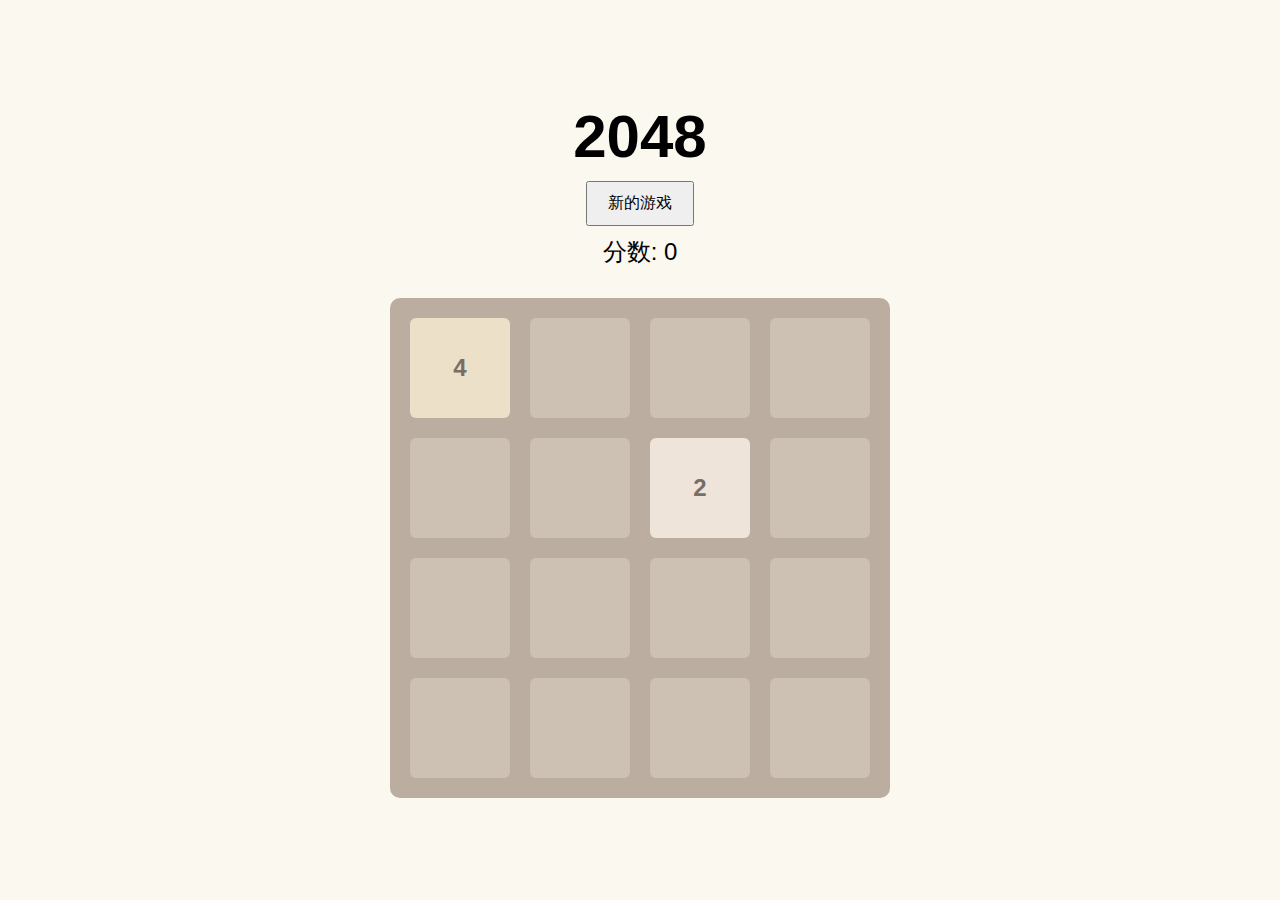
<file: 2048.html>
<!DOCTYPE html>
<html lang="en">
<head>
    <meta charset="UTF-8">
    <title>2048 Game</title>
    <link rel="stylesheet" href="2048.css">
</head>
<body>
    <header>
        <h1>2048</h1>
        <button id="newGameButton">新的游戏</button>
        <p>分数: <span id="score">0</span></p>
    </header>
    <div id="grid-container">
        <div class="grid-cell" id="grid-cell-0-0"></div>
        <div class="grid-cell" id="grid-cell-0-1"></div>
        <div class="grid-cell" id="grid-cell-0-2"></div>
        <div class="grid-cell" id="grid-cell-0-3"></div>
        <div class="grid-cell" id="grid-cell-1-0"></div>
        <div class="grid-cell" id="grid-cell-1-1"></div>
        <div class="grid-cell" id="grid-cell-1-2"></div>
        <div class="grid-cell" id="grid-cell-1-3"></div>
        <div class="grid-cell" id="grid-cell-2-0"></div>
        <div class="grid-cell" id="grid-cell-2-1"></div>
        <div class="grid-cell" id="grid-cell-2-2"></div>
        <div class="grid-cell" id="grid-cell-2-3"></div>
        <div class="grid-cell" id="grid-cell-3-0"></div>
        <div class="grid-cell" id="grid-cell-3-1"></div>
        <div class="grid-cell" id="grid-cell-3-2"></div>
        <div class="grid-cell" id="grid-cell-3-3"></div>
    </div>
    <div id="gameover">LOSER</div>
    <script src="2048.js"></script>
</body>
</html>
</file>
<file: 2048.css>
body {
    font-family: Arial, sans-serif;
    display: flex;
    flex-direction: column;
    align-items: center;
    justify-content: center;
    height: 100vh;
    margin: 0;
    background-color: #faf8ef;
}

header {
    text-align: center;
    margin-bottom: 20px;
}

h1 {
    font-size: 60px;
    margin: 0;
}

button {
    padding: 10px 20px;
    font-size: 16px;
    margin-top: 10px;
    cursor: pointer;
}

p {
    font-size: 24px;
    margin: 10px 0;
}

#grid-container {
    width: 460px;
    height: 460px;
    padding: 20px;
    background-color: #bbada0;
    border-radius: 10px;
    position: relative;
    display: grid;
    grid-template-columns: repeat(4, 100px);
    grid-template-rows: repeat(4, 100px);
    gap: 20px;
}

.grid-cell {
    width: 100px;
    height: 100px;
    background-color: #ccc0b3;
    border-radius: 6px;
    display: flex;
    align-items: center;
    justify-content: center;
    font-size: 24px;
    font-weight: bold;
    color: #776e65;
}

#gameover {
    display: none;
    position: absolute;
    top: 50%;
    left: 50%;
    transform: translate(-50%, -50%);
    background-color: rgba(0, 0, 0, 0.8);
    color: white;
    font-size: 48px;
    padding: 20px;
    border-radius: 10px;
}
</file>
